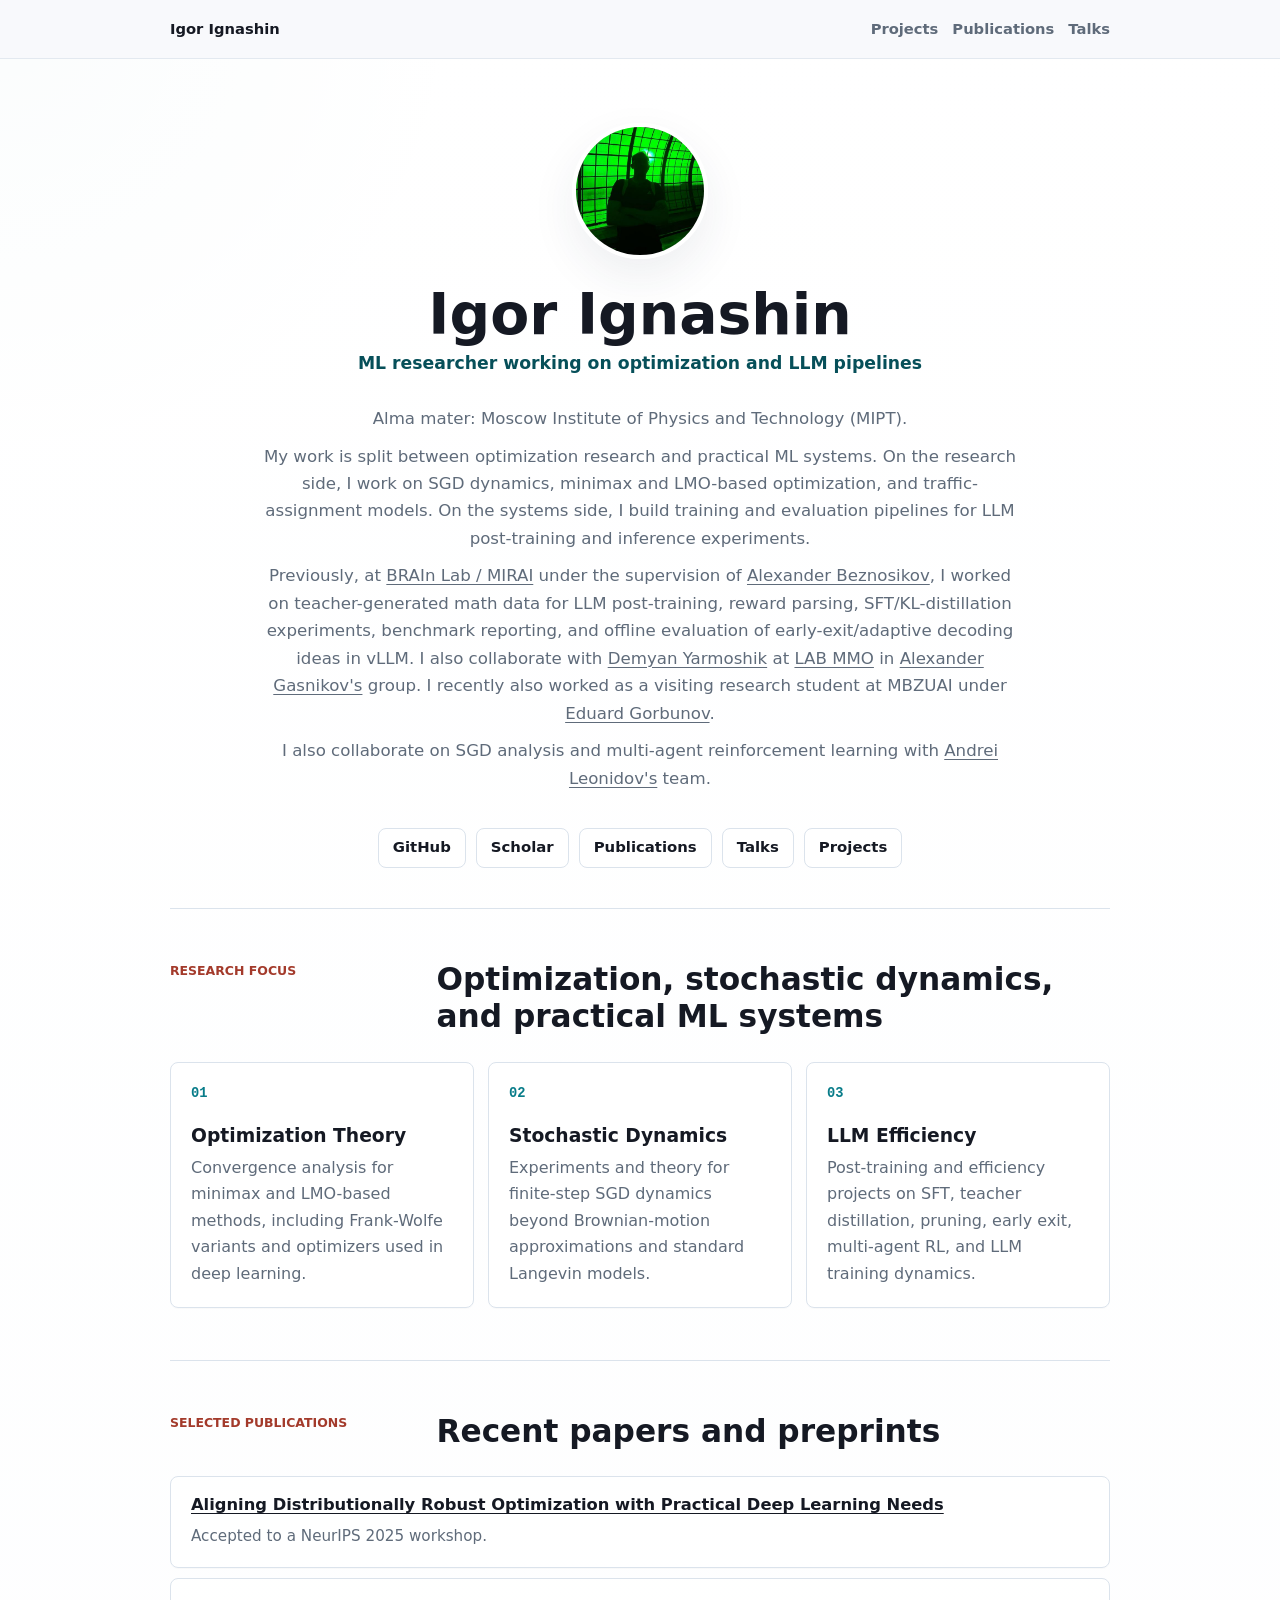
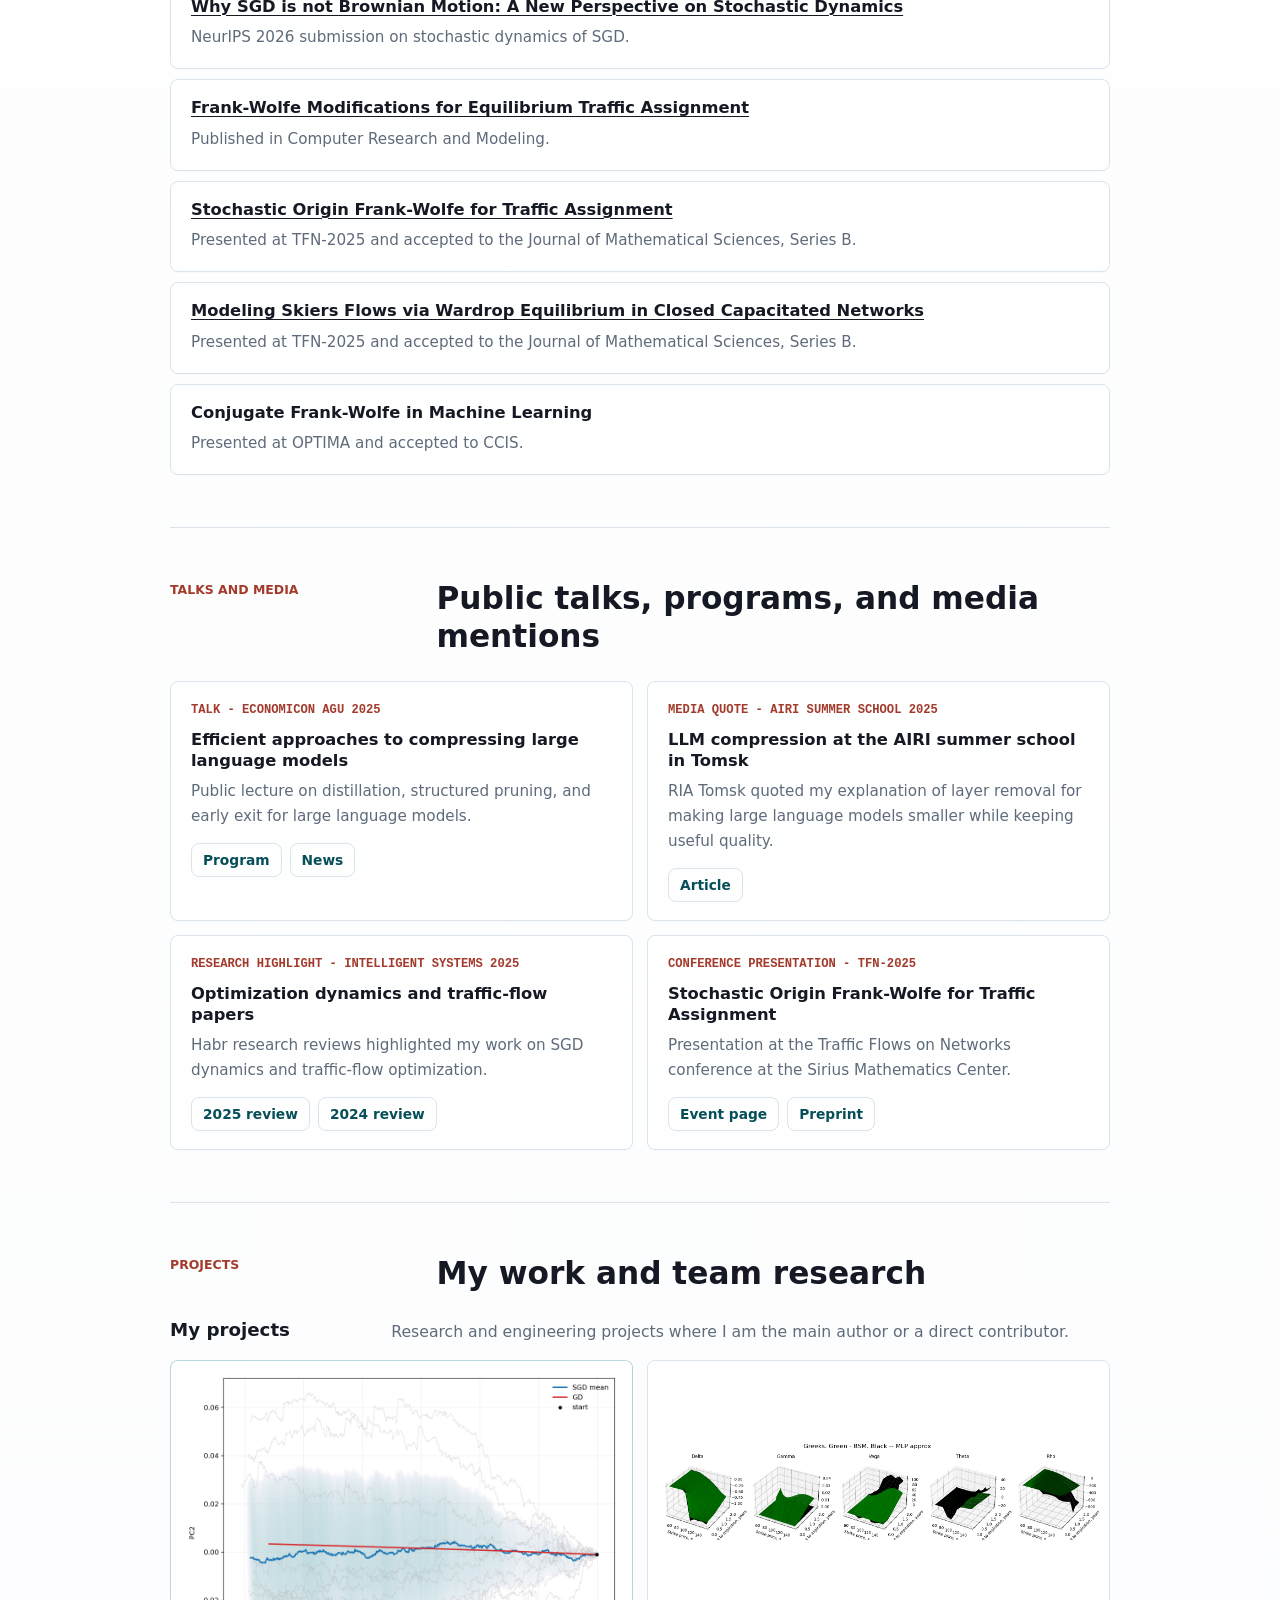
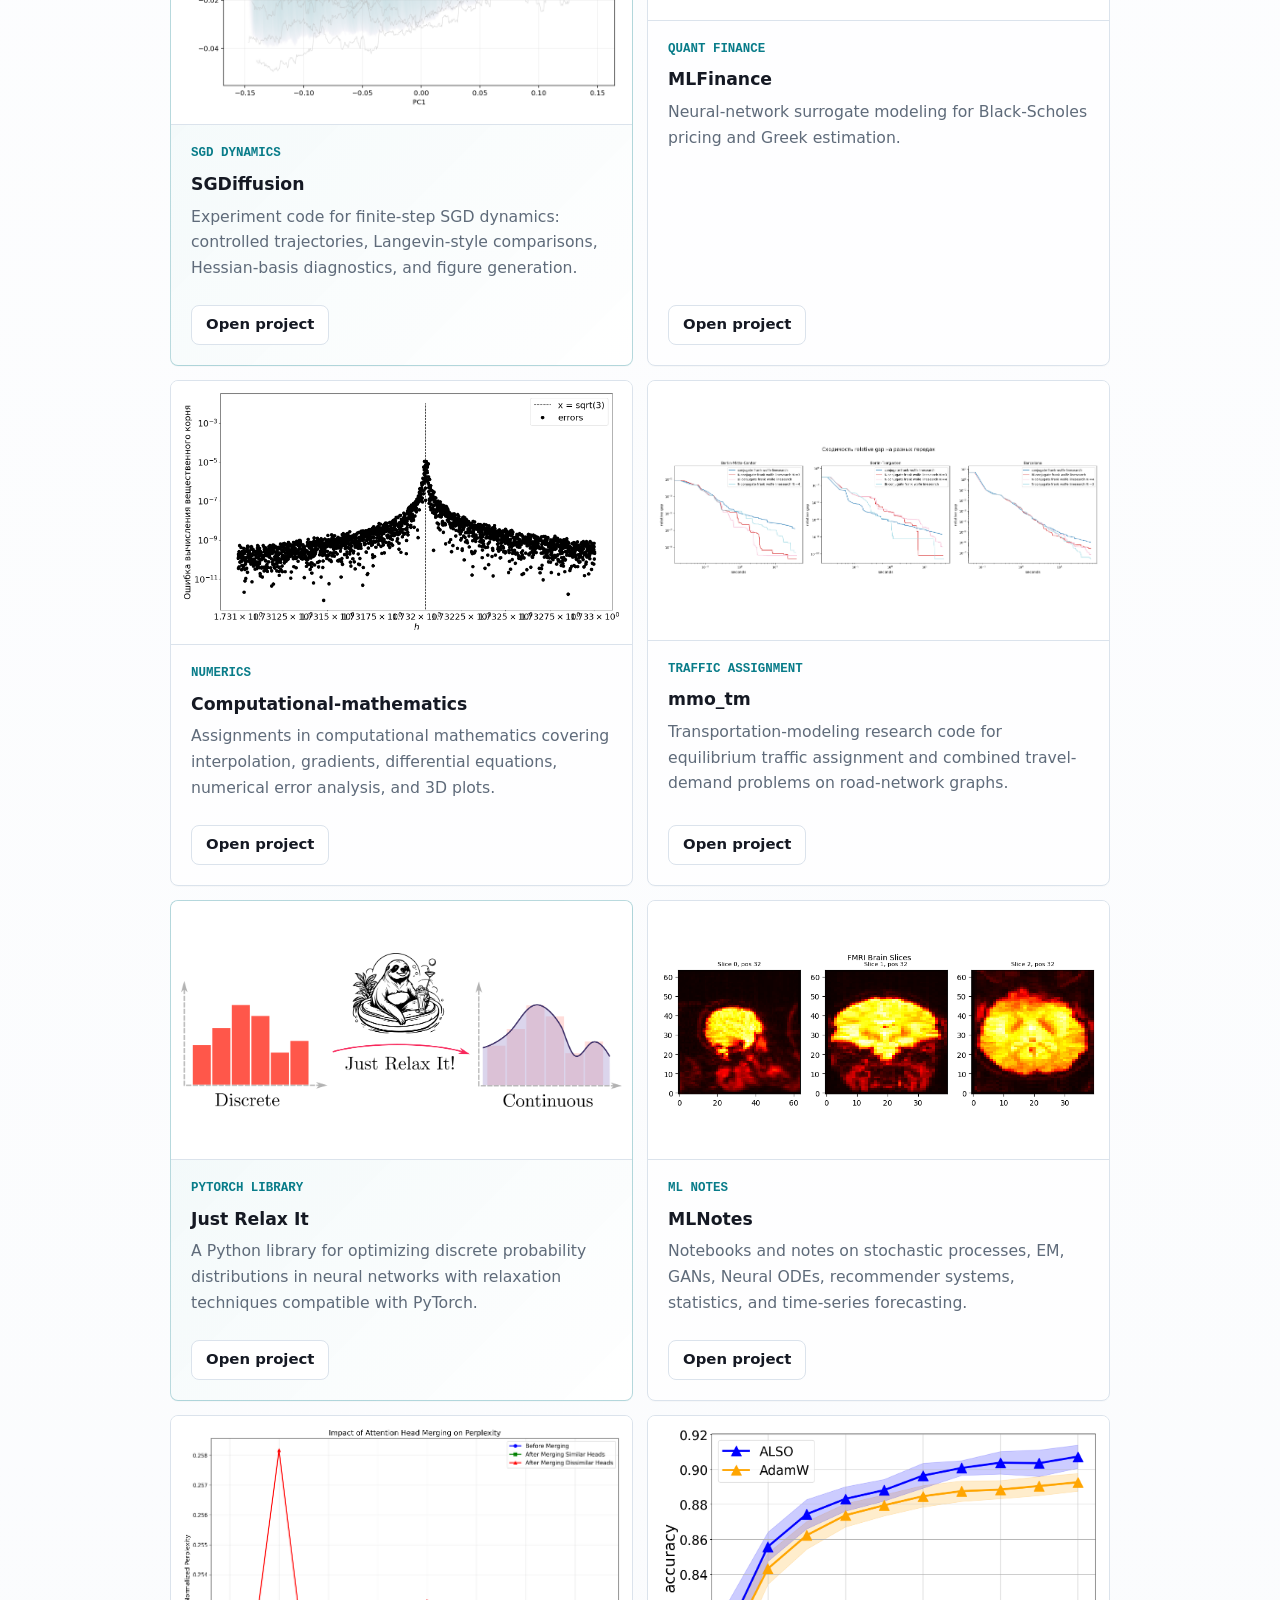
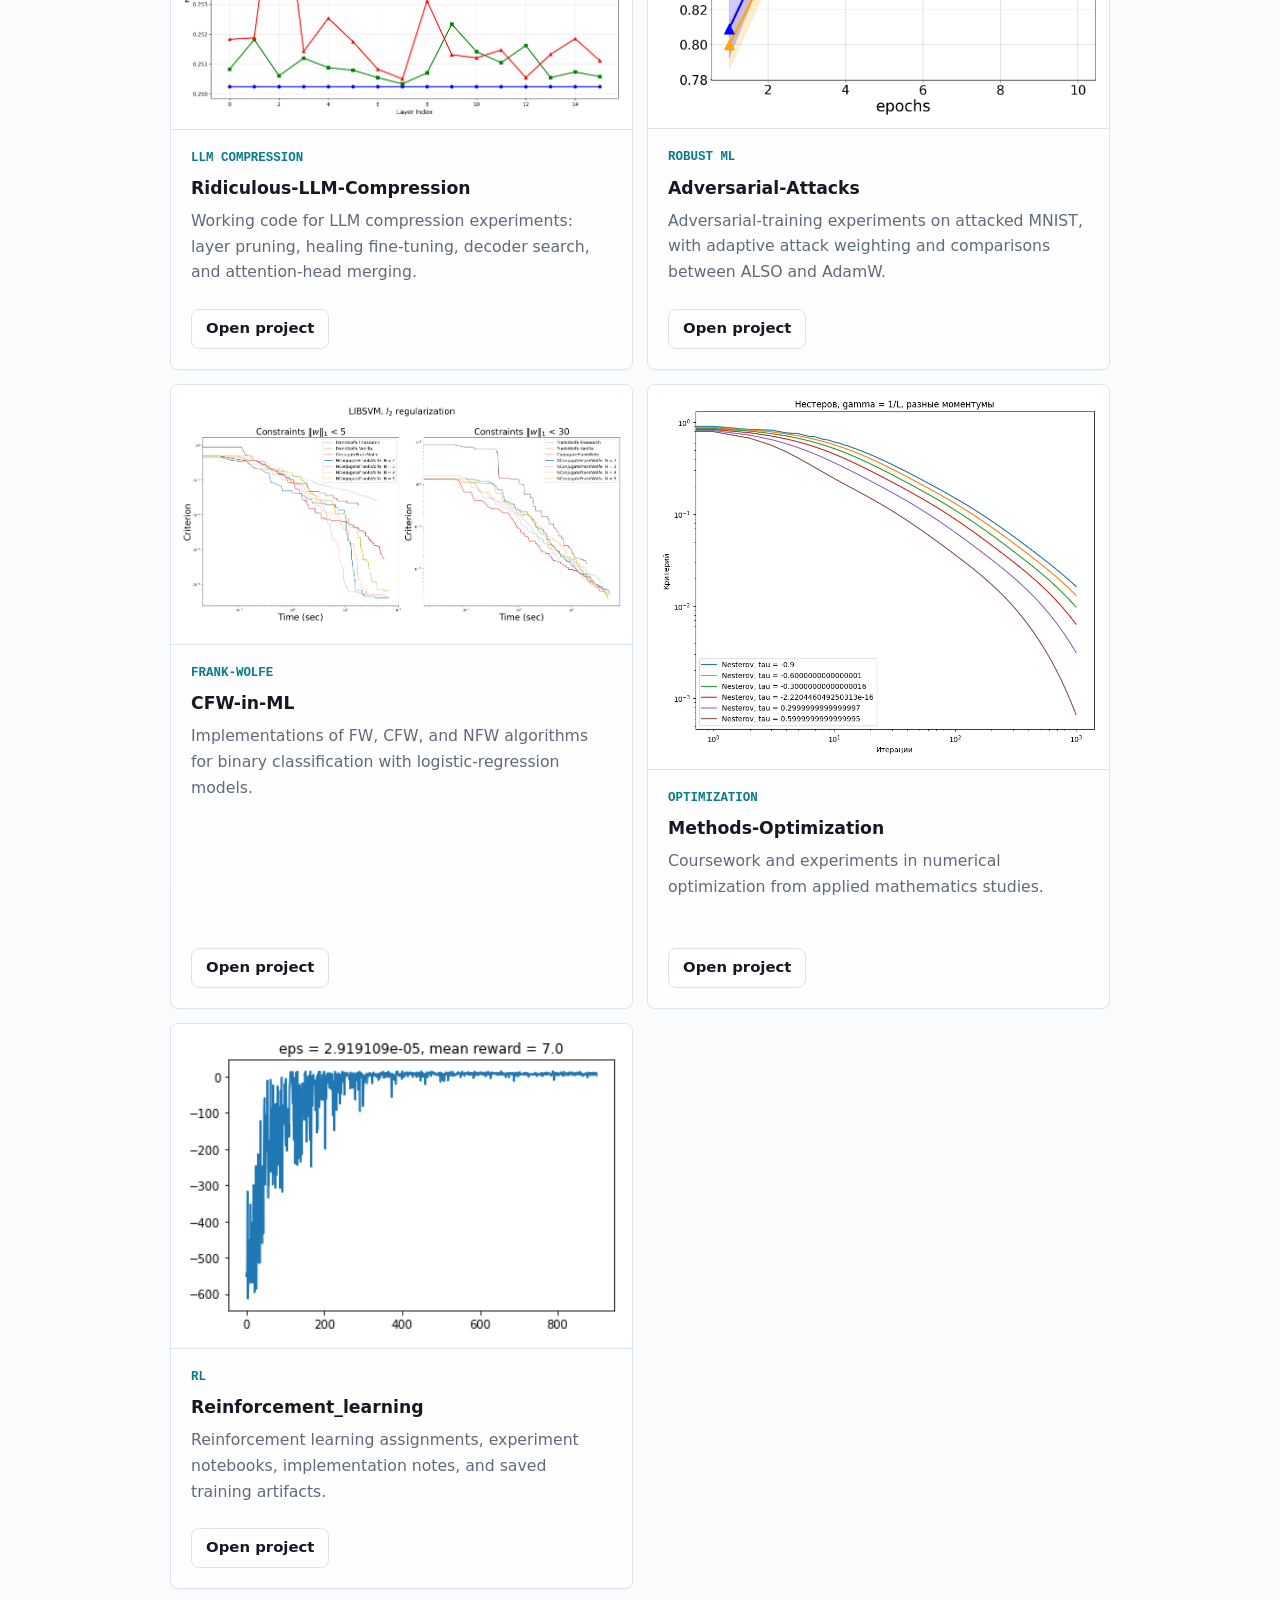
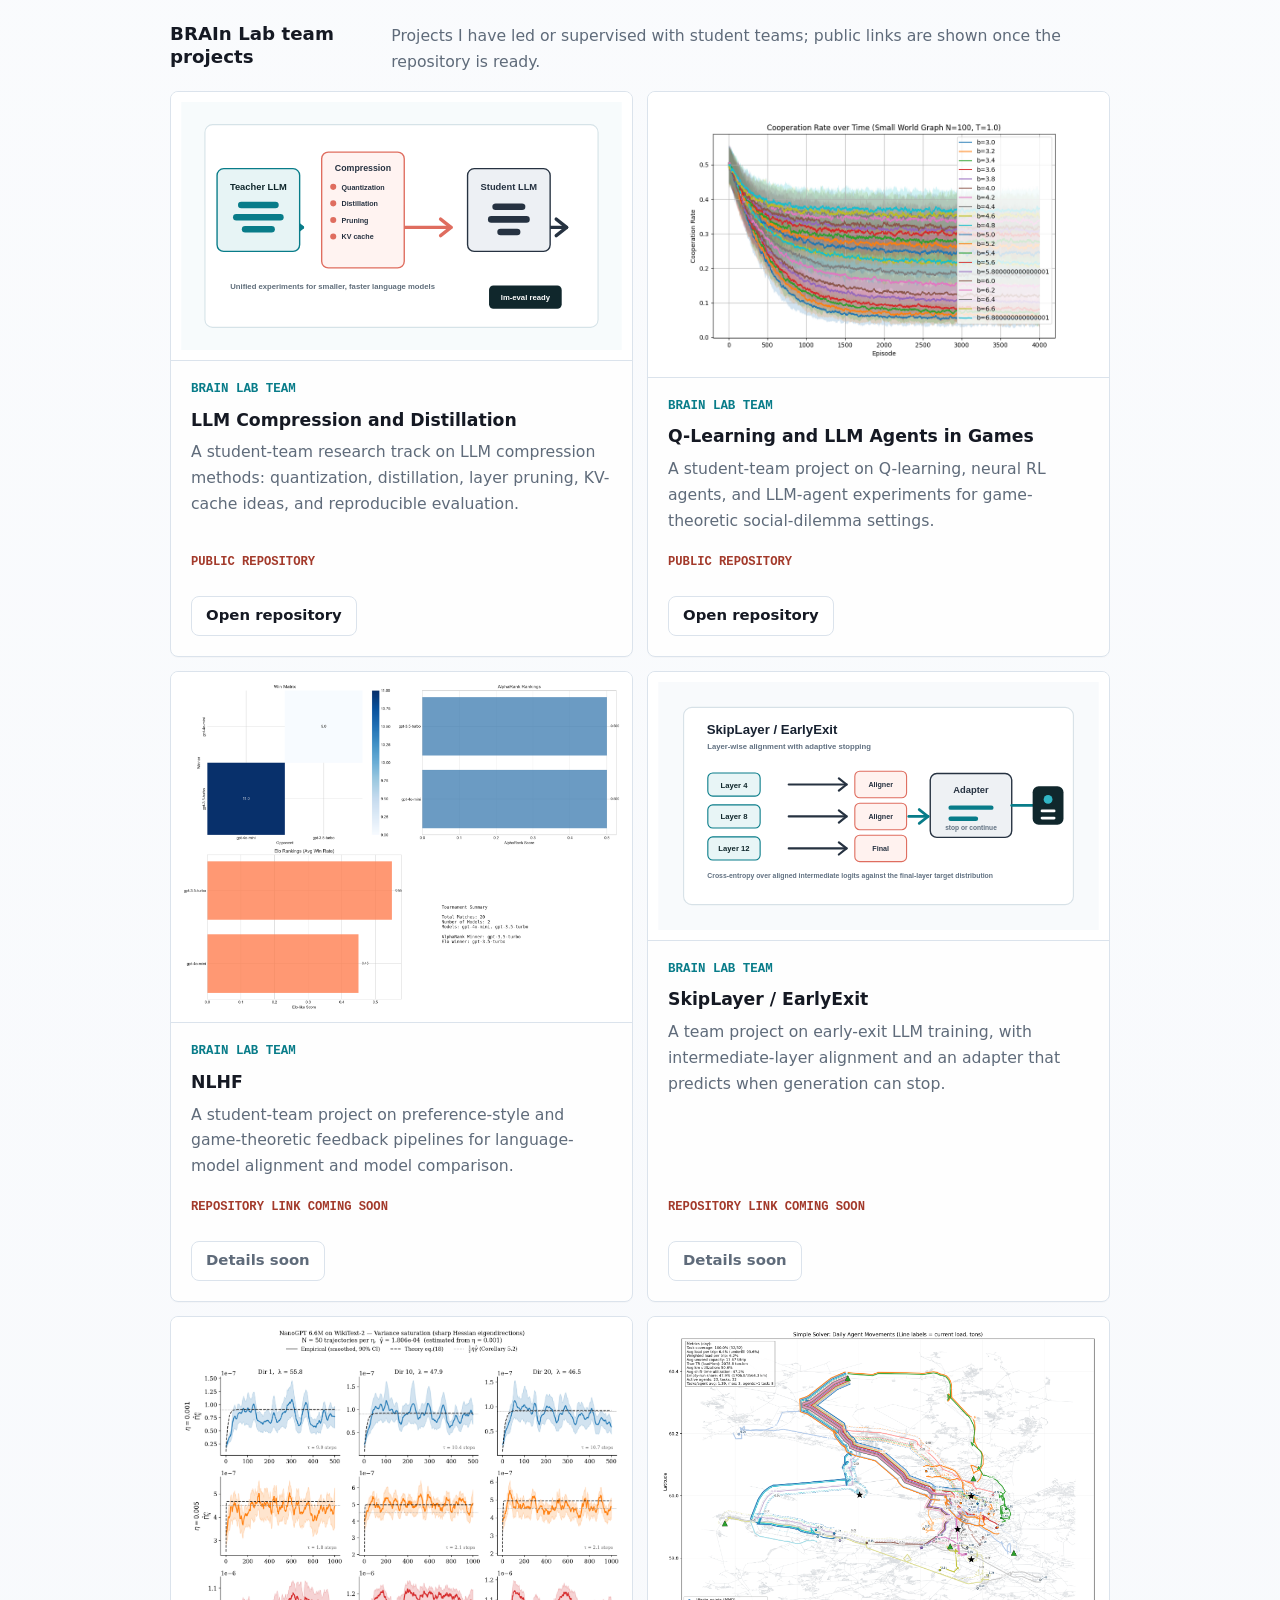
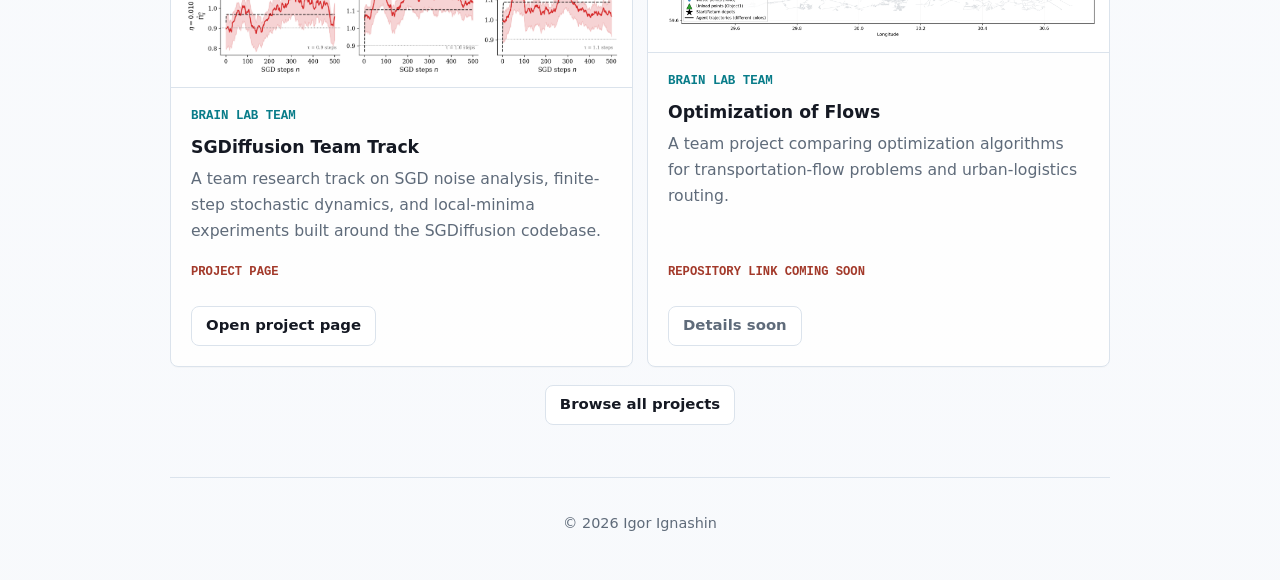
<file: index.html>
<!doctype html>
<html lang="en">
  <head>
    <meta charset="utf-8">
    <meta name="viewport" content="width=device-width, initial-scale=1">
    <title>Igor Ignashin</title>
    <meta
      name="description"
      content="Personal page of Igor Ignashin: LLM post-training, SFT, inference acceleration, machine learning optimization, stochastic dynamics, and applied optimization projects."
    >
    <meta property="og:title" content="Igor Ignashin">
    <meta
      property="og:description"
      content="ML and optimization researcher working on LLM post-training, SFT, inference acceleration, and stochastic optimization."
    >
    <meta property="og:type" content="website">
    <meta property="og:image" content="https://thunderstormxx.github.io/PersonalPage/figures/profile.png">
    <link rel="icon" href="figures/site-icon-32.png?v=avatar-icon-1" sizes="32x32" type="image/png">
    <link rel="icon" href="figures/site-icon-16.png?v=avatar-icon-1" sizes="16x16" type="image/png">
    <link rel="apple-touch-icon" href="figures/site-icon-180.png?v=avatar-icon-1">
    <link rel="preconnect" href="https://github.com">
    <link rel="stylesheet" href="assets/styles.css?v=site-privacy-1">
  </head>
  <body>
    <header class="site-header">
      <nav class="top-nav" aria-label="Site navigation">
        <a class="site-brand" href="index.html">Igor Ignashin</a>
        <div class="top-nav__links">
          <a href="projects.html">Projects</a>
          <a href="index.html#publications">Publications</a>
          <a href="index.html#talks">Talks</a>
        </div>
      </nav>
    </header>

    <main class="page-shell">
      <section class="profile" aria-labelledby="page-title">
        <img
          class="profile__avatar"
          src="figures/profile.png"
          alt="Igor Ignashin profile image"
          width="136"
          height="136"
        >
        <h1 id="page-title">Igor Ignashin</h1>
        <p class="profile__role">ML researcher working on optimization and LLM pipelines</p>

        <div class="profile__summary">
          <p>
            Alma mater: Moscow Institute of Physics and Technology (MIPT).
          </p>
          <p>
            My work is split between optimization research and practical ML
            systems. On the research side, I work on SGD dynamics, minimax and
            LMO-based optimization, and traffic-assignment models. On the
            systems side, I build training and evaluation pipelines for LLM
            post-training and inference experiments.
          </p>
          <p>
            Previously, at
            <a href="https://miriai.org/" target="_blank" rel="noreferrer">BRAIn Lab / MIRAI</a>
            under the supervision of
            <a href="https://www.hse.ru/org/persons/444324804/" target="_blank" rel="noreferrer">Alexander Beznosikov</a>,
            I worked on teacher-generated math data for LLM post-training,
            reward parsing, SFT/KL-distillation experiments, benchmark
            reporting, and offline evaluation of early-exit/adaptive decoding ideas
            in vLLM. I also collaborate with
            <a href="https://www.hse.ru/org/persons/803294898/" target="_blank" rel="noreferrer">Demyan Yarmoshik</a>
            at
            <a href="https://labmmo.ru/" target="_blank" rel="noreferrer">LAB MMO</a>
            in
            <a href="https://ru.wikipedia.org/wiki/%D0%93%D0%B0%D1%81%D0%BD%D0%B8%D0%BA%D0%BE%D0%B2,_%D0%90%D0%BB%D0%B5%D0%BA%D1%81%D0%B0%D0%BD%D0%B4%D1%80_%D0%92%D0%BB%D0%B0%D0%B4%D0%B8%D0%BC%D0%B8%D1%80%D0%BE%D0%B2%D0%B8%D1%87" target="_blank" rel="noreferrer">Alexander Gasnikov's</a>
            group. I recently also worked as a visiting research student at
            MBZUAI under
            <a href="https://scholar.google.com/citations?user=QPVriwoAAAAJ&amp;hl=ru&amp;oi=ao" target="_blank" rel="noreferrer">Eduard Gorbunov</a>.
          </p>
          <p>
            I also collaborate on SGD analysis and multi-agent reinforcement
            learning with
            <a href="https://scholar.google.com/citations?user=RNnvD3wAAAAJ&amp;hl=en" target="_blank" rel="noreferrer">Andrei Leonidov's</a>
            team.
          </p>
        </div>

        <nav class="link-bar" aria-label="Primary links">
          <a href="https://github.com/ThunderstormXX" target="_blank" rel="noreferrer">GitHub</a>
          <a href="https://scholar.google.com/citations?hl=ru&amp;pli=1&amp;user=YXllYbsAAAAJ" target="_blank" rel="noreferrer">Scholar</a>
          <a href="#publications">Publications</a>
          <a href="#talks">Talks</a>
          <a href="projects.html">Projects</a>
        </nav>
      </section>

      <section class="section" id="focus" aria-labelledby="focus-title">
        <div class="section__header">
          <p class="section__eyebrow">Research Focus</p>
          <h2 id="focus-title">Optimization, stochastic dynamics, and practical ML systems</h2>
        </div>
        <div class="focus-grid" aria-label="Research focus areas">
          <article>
            <span>01</span>
            <h3>Optimization Theory</h3>
            <p>
              Convergence analysis for minimax and LMO-based methods, including
              Frank-Wolfe variants and optimizers used in deep learning.
            </p>
          </article>
          <article>
            <span>02</span>
            <h3>Stochastic Dynamics</h3>
            <p>
              Experiments and theory for finite-step SGD dynamics beyond
              Brownian-motion approximations and standard Langevin models.
            </p>
          </article>
          <article>
            <span>03</span>
            <h3>LLM Efficiency</h3>
            <p>
              Post-training and efficiency projects on SFT, teacher
              distillation, pruning, early exit, multi-agent RL, and LLM
              training dynamics.
            </p>
          </article>
        </div>
      </section>

      <section class="section" id="publications" aria-labelledby="publications-title">
        <div class="section__header">
          <p class="section__eyebrow">Selected Publications</p>
          <h2 id="publications-title">Recent papers and preprints</h2>
        </div>
        <div class="publication-list">
          <article class="publication">
            <h3>
              <a href="https://arxiv.org/pdf/2508.16734" target="_blank" rel="noreferrer">
                Aligning Distributionally Robust Optimization with Practical Deep Learning Needs
              </a>
            </h3>
            <p>Accepted to a NeurIPS 2025 workshop.</p>
          </article>
          <article class="publication">
            <h3>
              <a href="https://openreview.net/forum?id=qqzq4YOnAo" target="_blank" rel="noreferrer">
                Why SGD is not Brownian Motion: A New Perspective on Stochastic Dynamics
              </a>
            </h3>
            <p>NeurIPS 2026 submission on stochastic dynamics of SGD.</p>
          </article>
          <article class="publication">
            <h3>
              <a href="https://crm.ics.org.ru/uploads/crmissues/crm_2024_1/14_ignashin.pdf" target="_blank" rel="noreferrer">
                Frank-Wolfe Modifications for Equilibrium Traffic Assignment
              </a>
            </h3>
            <p>Published in Computer Research and Modeling.</p>
          </article>
          <article class="publication">
            <h3>
              <a href="https://arxiv.org/pdf/2509.23840" target="_blank" rel="noreferrer">
                Stochastic Origin Frank-Wolfe for Traffic Assignment
              </a>
            </h3>
            <p>Presented at TFN-2025 and accepted to the Journal of Mathematical Sciences, Series B.</p>
          </article>
          <article class="publication">
            <h3>
              <a href="https://arxiv.org/abs/2509.13392" target="_blank" rel="noreferrer">
                Modeling Skiers Flows via Wardrop Equilibrium in Closed Capacitated Networks
              </a>
            </h3>
            <p>Presented at TFN-2025 and accepted to the Journal of Mathematical Sciences, Series B.</p>
          </article>
          <article class="publication">
            <h3>Conjugate Frank-Wolfe in Machine Learning</h3>
            <p>Presented at OPTIMA and accepted to CCIS.</p>
          </article>
        </div>
      </section>

      <section class="section" id="talks" aria-labelledby="talks-title">
        <div class="section__header">
          <p class="section__eyebrow">Talks and Media</p>
          <h2 id="talks-title">Public talks, programs, and media mentions</h2>
        </div>
        <div class="talk-list">
          <article class="talk">
            <div class="talk__meta">Talk - Economicon AGU 2025</div>
            <h3>Efficient approaches to compressing large language models</h3>
            <p>
              Public lecture on distillation, structured pruning, and early exit
              for large language models.
            </p>
            <div class="talk__links">
              <a href="https://cmcagu.ru/?page_id=4961" target="_blank" rel="noreferrer">Program</a>
              <a href="https://www.adygnet.ru/media/news/7495/" target="_blank" rel="noreferrer">News</a>
            </div>
          </article>
          <article class="talk">
            <div class="talk__meta">Media quote - AIRI Summer School 2025</div>
            <h3>LLM compression at the AIRI summer school in Tomsk</h3>
            <p>
              RIA Tomsk quoted my explanation of layer removal for making large
              language models smaller while keeping useful quality.
            </p>
            <div class="talk__links">
              <a href="https://www.riatomsk.ru/article/20250712/tgu-letnyaya-shkola-airi" target="_blank" rel="noreferrer">Article</a>
            </div>
          </article>
          <article class="talk">
            <div class="talk__meta">Research highlight - Intelligent Systems 2025</div>
            <h3>Optimization dynamics and traffic-flow papers</h3>
            <p>
              Habr research reviews highlighted my work on SGD dynamics and
              traffic-flow optimization.
            </p>
            <div class="talk__links">
              <a href="https://habr.com/en/articles/983138/" target="_blank" rel="noreferrer">2025 review</a>
              <a href="https://habr.com/en/articles/871802/" target="_blank" rel="noreferrer">2024 review</a>
            </div>
          </article>
          <article class="talk">
            <div class="talk__meta">Conference presentation - TFN-2025</div>
            <h3>Stochastic Origin Frank-Wolfe for Traffic Assignment</h3>
            <p>
              Presentation at the Traffic Flows on Networks conference at the
              Sirius Mathematics Center.
            </p>
            <div class="talk__links">
              <a href="https://siriusmathcenter.ru/056w" target="_blank" rel="noreferrer">Event page</a>
              <a href="https://arxiv.org/pdf/2509.23840" target="_blank" rel="noreferrer">Preprint</a>
            </div>
          </article>
        </div>
      </section>

      <section class="section" id="projects" aria-labelledby="projects-title">
        <div class="section__header">
          <p class="section__eyebrow">Projects</p>
          <h2 id="projects-title">My work and team research</h2>
        </div>
        <div class="project-subsection">
          <div class="project-subsection__header">
            <h3>My projects</h3>
            <p>Research and engineering projects where I am the main author or a direct contributor.</p>
          </div>
          <div class="project-grid" data-project-grid="personal"></div>
        </div>
        <div class="project-subsection">
          <div class="project-subsection__header">
            <h3>BRAIn Lab team projects</h3>
            <p>Projects I have led or supervised with student teams; public links are shown once the repository is ready.</p>
          </div>
          <div class="project-grid" data-project-grid="team"></div>
        </div>
        <div class="section-actions">
          <a class="button-link" href="projects.html">Browse all projects</a>
        </div>
      </section>
    </main>

    <footer class="site-footer">
      <p>&copy; 2026 Igor Ignashin</p>
    </footer>
    <script src="assets/project-data.js?v=project-copy-2"></script>
    <script src="assets/project-page.js?v=project-copy-2"></script>
  </body>
</html>
</file>
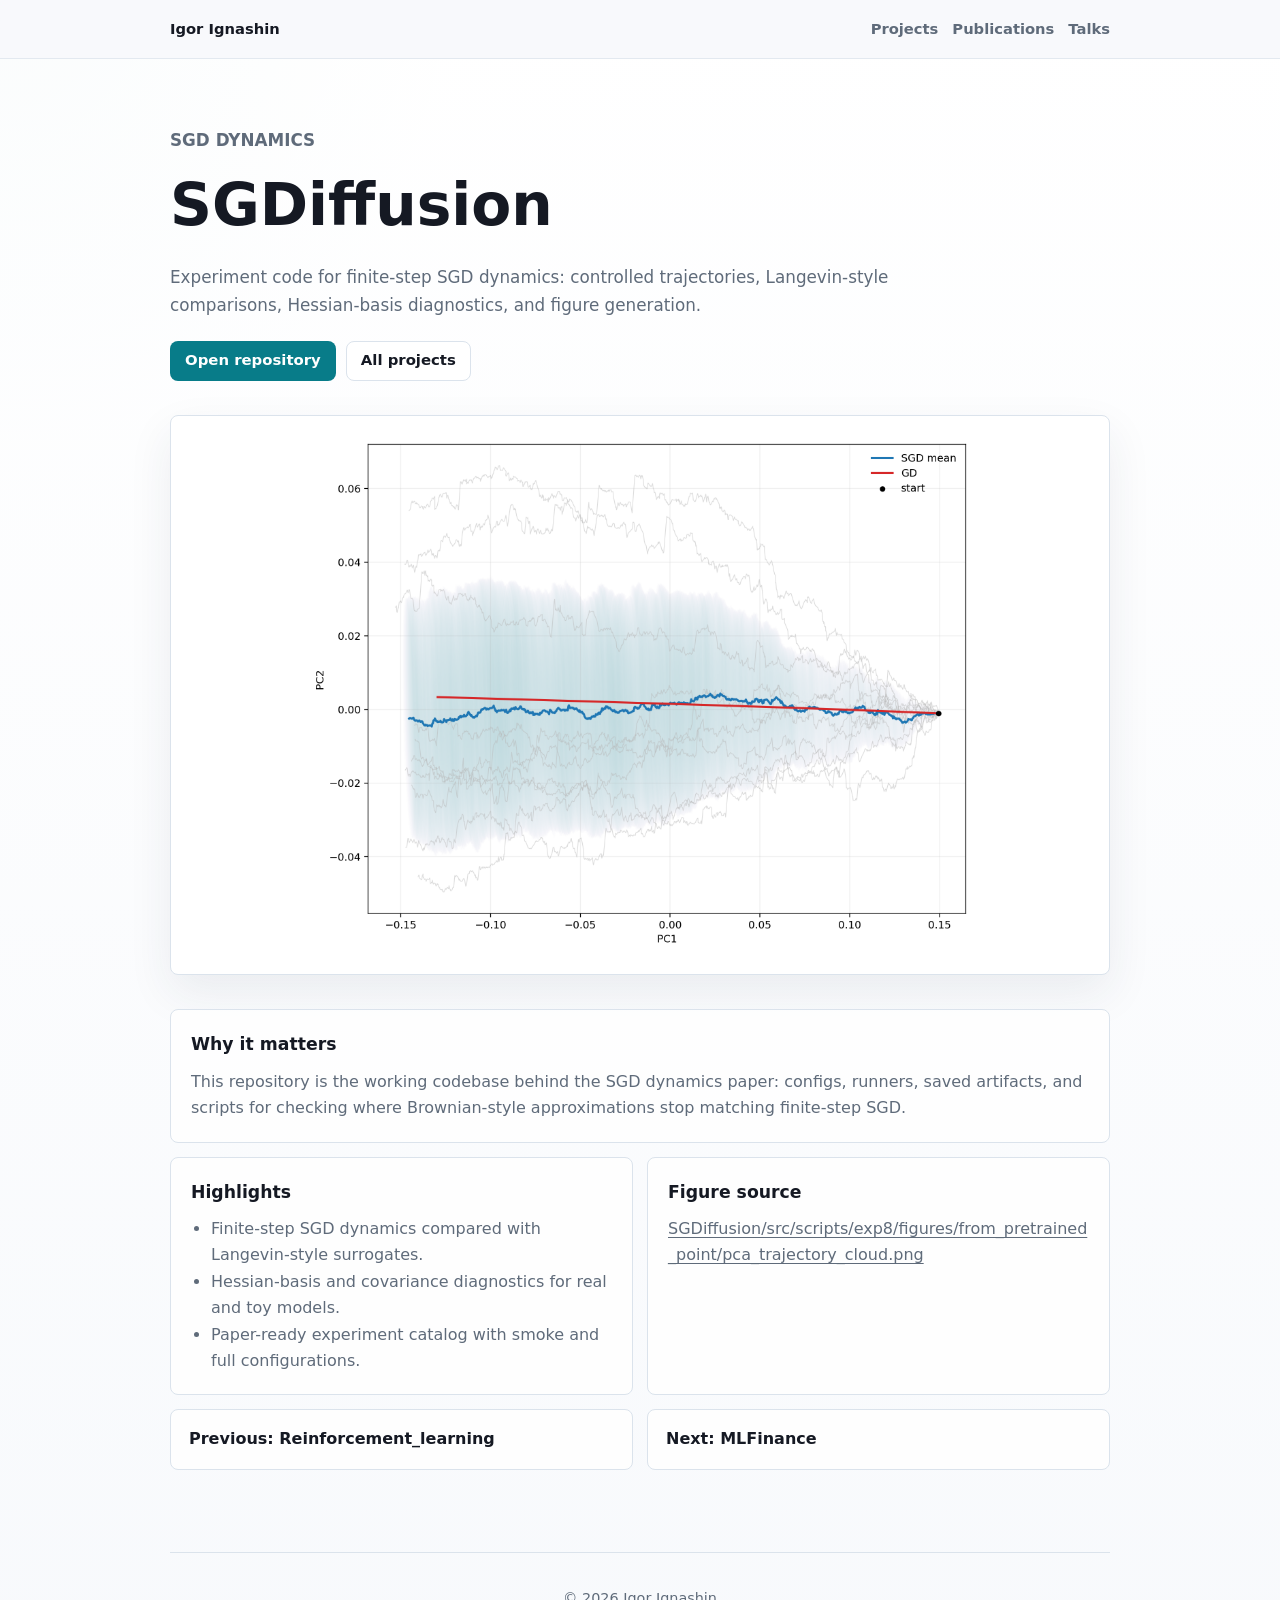
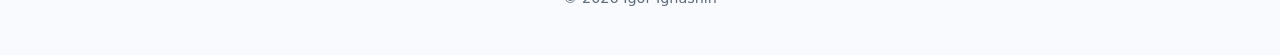
<file: project.html>
<!doctype html>
<html lang="en">
  <head>
    <meta charset="utf-8">
    <meta name="viewport" content="width=device-width, initial-scale=1">
    <title>Project | Igor Ignashin</title>
    <meta
      name="description"
      content="Project page for Igor Ignashin's research and engineering work."
    >
    <meta property="og:title" content="Project | Igor Ignashin">
    <meta property="og:description" content="Project summary, local figure, and GitHub repository link.">
    <meta property="og:type" content="website">
    <meta property="og:image" content="https://thunderstormxx.github.io/PersonalPage/figures/sgdiffusion-pca-trajectory-cloud.png">
    <link rel="icon" href="figures/site-icon-32.png?v=avatar-icon-1" sizes="32x32" type="image/png">
    <link rel="icon" href="figures/site-icon-16.png?v=avatar-icon-1" sizes="16x16" type="image/png">
    <link rel="apple-touch-icon" href="figures/site-icon-180.png?v=avatar-icon-1">
    <link rel="stylesheet" href="assets/styles.css?v=site-privacy-1">
  </head>
  <body>
    <header class="site-header">
      <nav class="top-nav" aria-label="Site navigation">
        <a class="site-brand" href="index.html">Igor Ignashin</a>
        <div class="top-nav__links">
          <a href="projects.html">Projects</a>
          <a href="index.html#publications">Publications</a>
          <a href="index.html#talks">Talks</a>
        </div>
      </nav>
    </header>

    <main class="page-shell subpage" data-project-detail>
      <section class="page-hero">
        <p class="section__eyebrow">Project</p>
        <h1>Loading project</h1>
      </section>
    </main>

    <footer class="site-footer">
      <p>&copy; 2026 Igor Ignashin</p>
    </footer>
    <script src="assets/project-data.js?v=project-copy-2"></script>
    <script src="assets/project-page.js?v=project-copy-2"></script>
  </body>
</html>
</file>
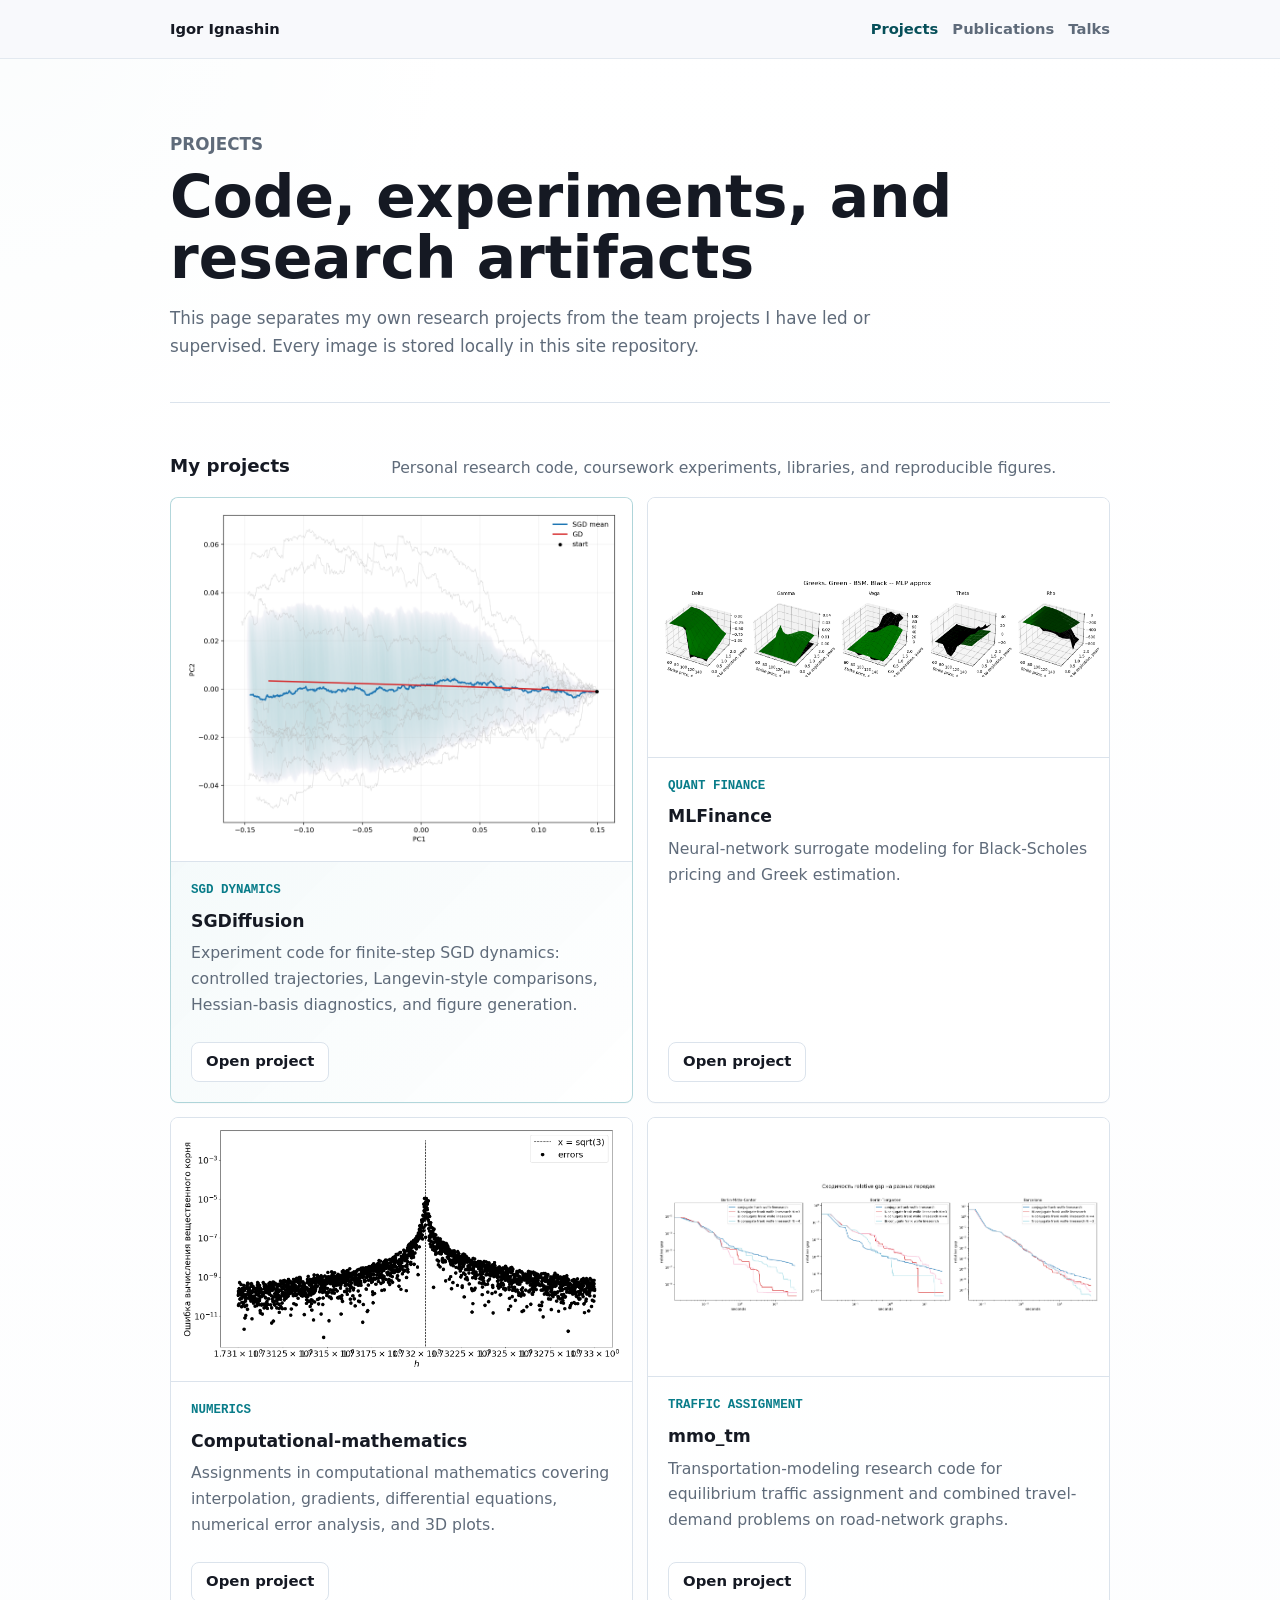
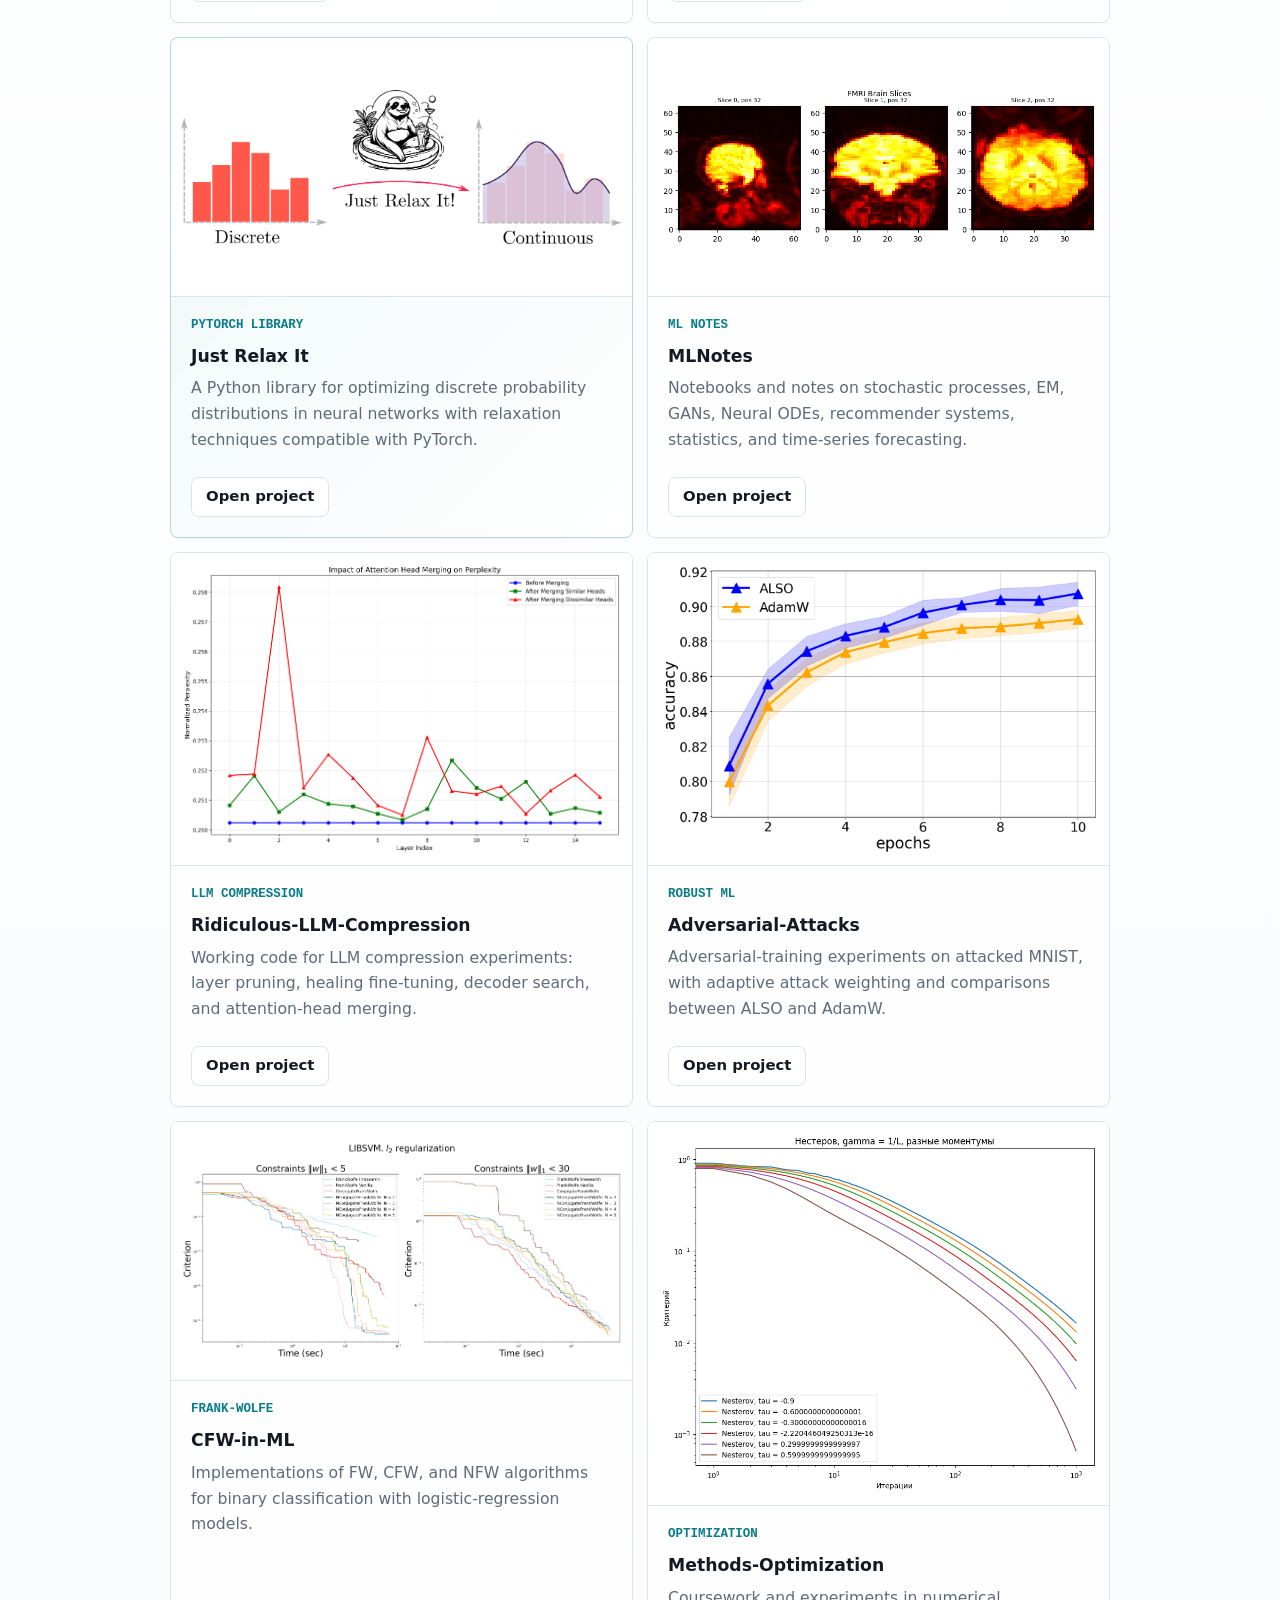
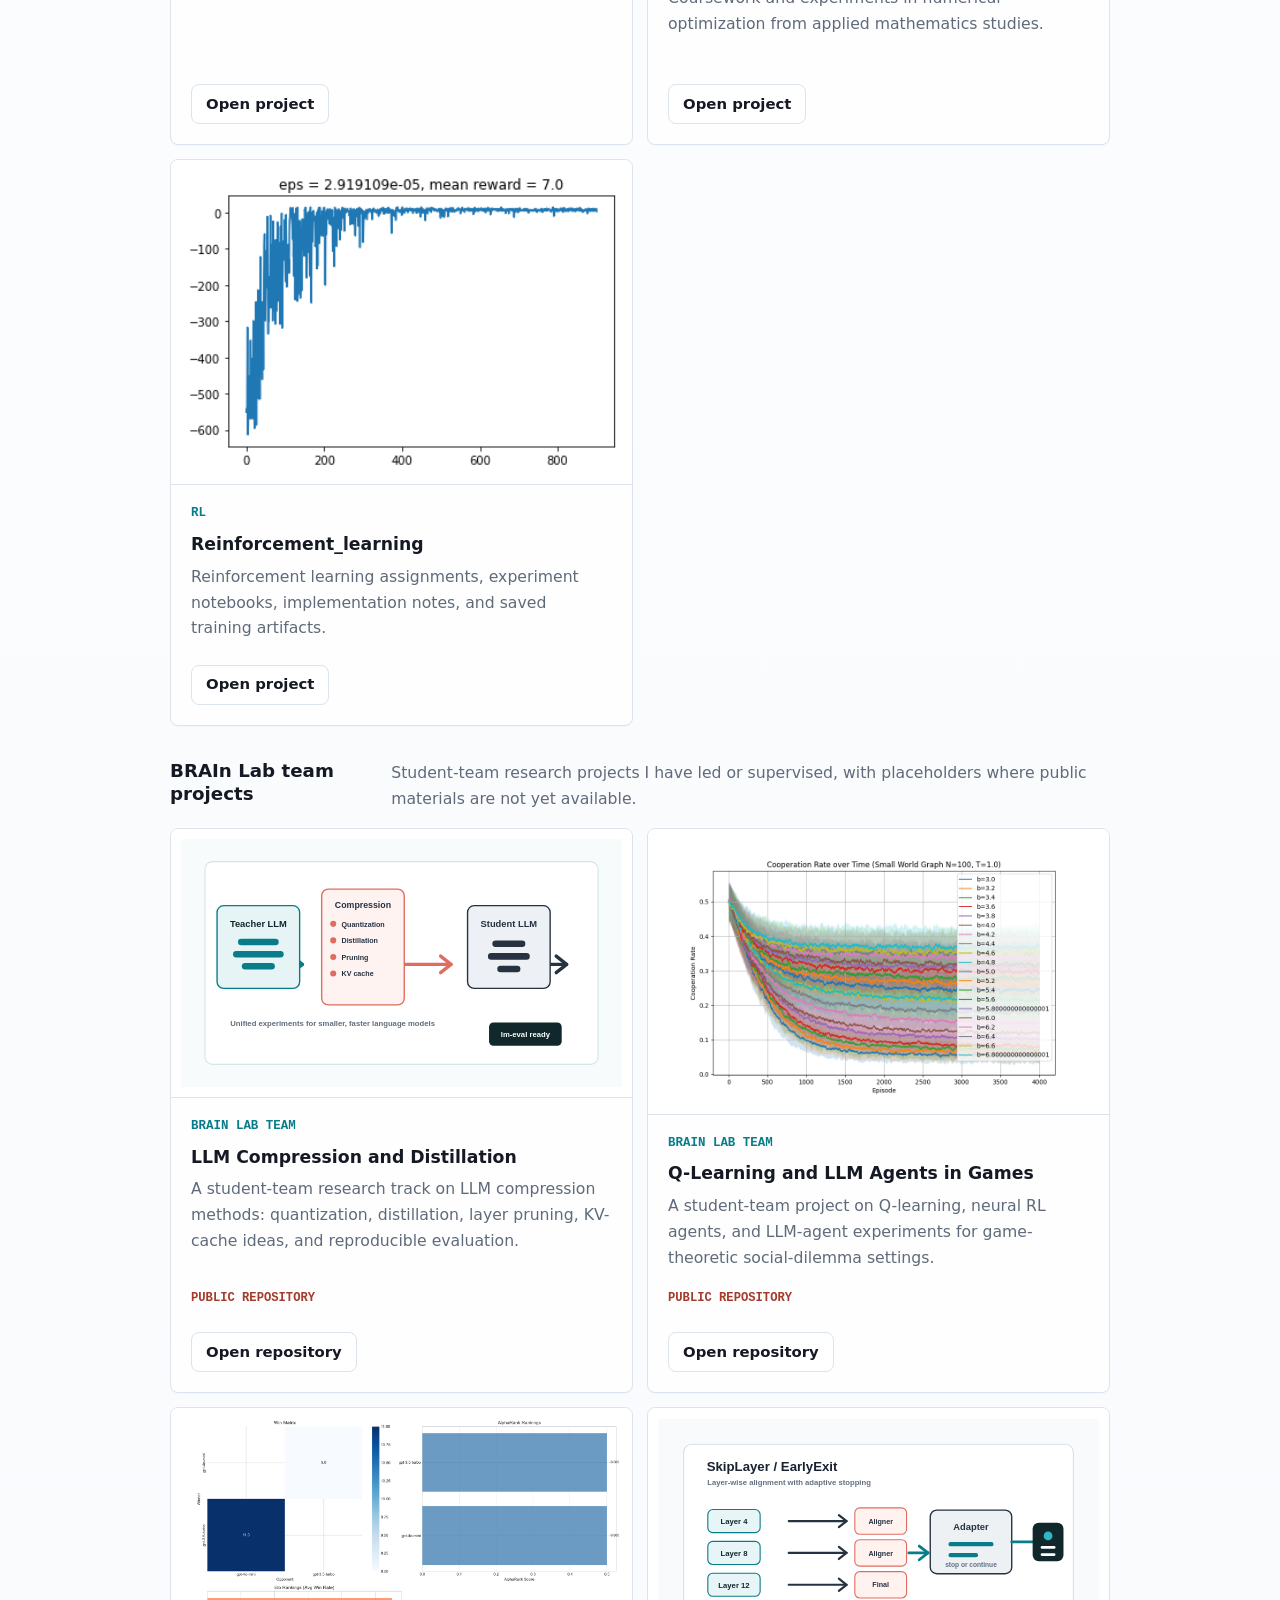
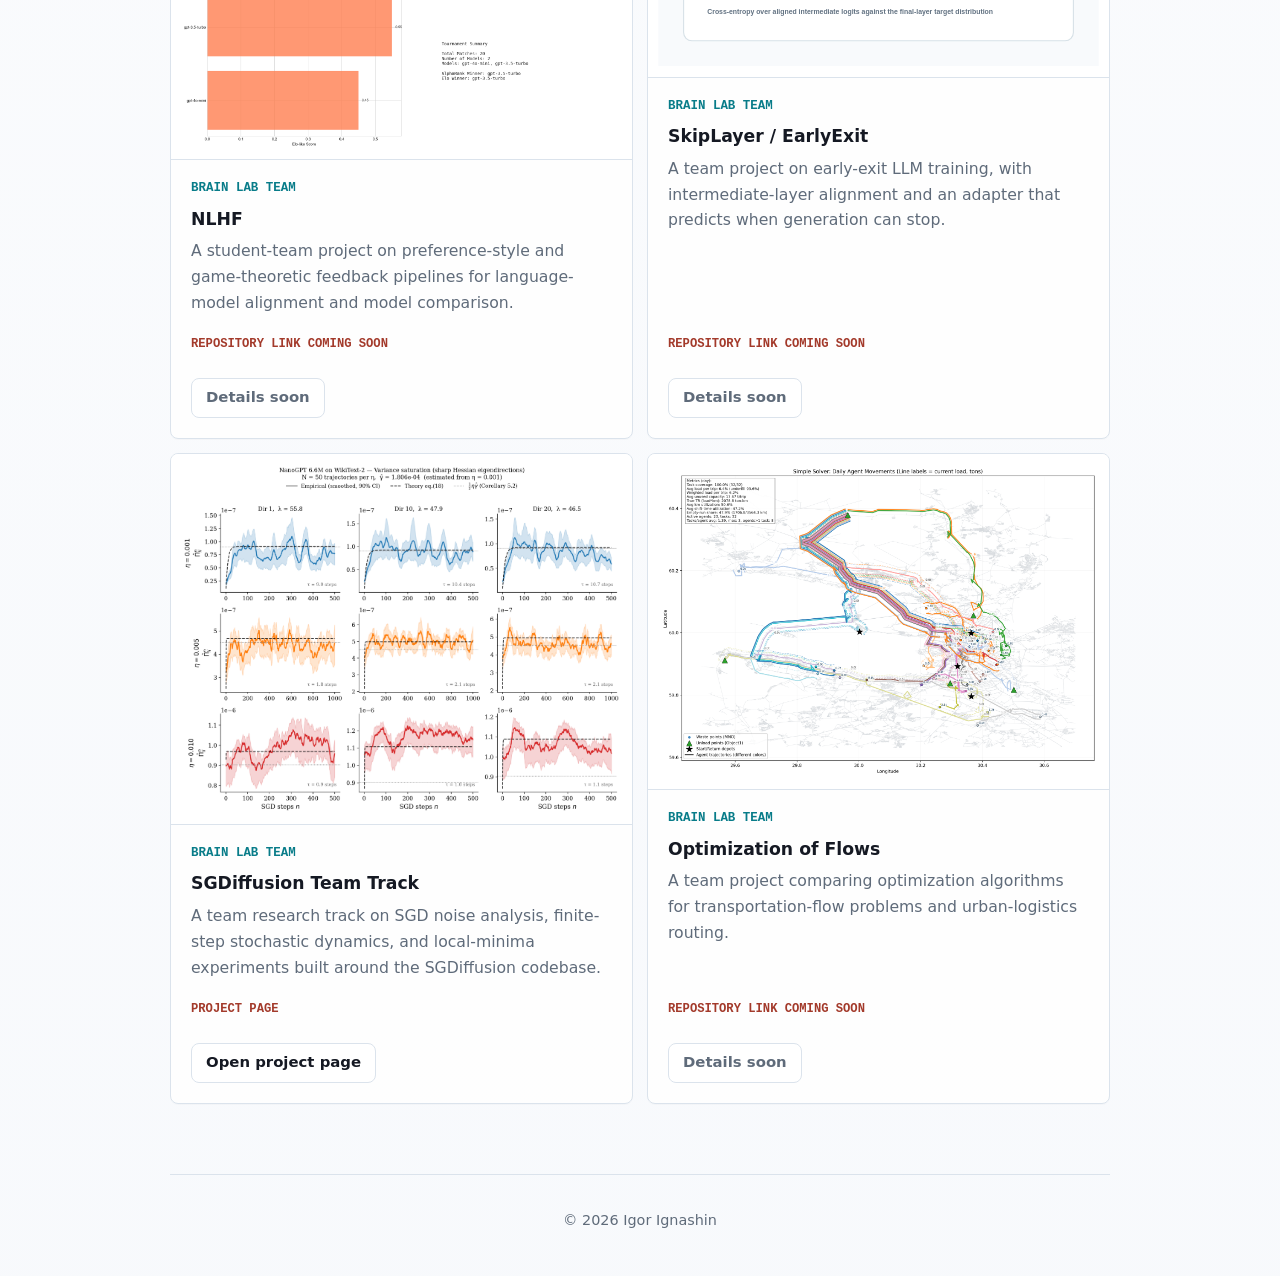
<file: projects.html>
<!doctype html>
<html lang="en">
  <head>
    <meta charset="utf-8">
    <meta name="viewport" content="width=device-width, initial-scale=1">
    <title>Projects | Igor Ignashin</title>
    <meta
      name="description"
      content="Selected projects by Igor Ignashin: SGD dynamics, LLM compression, adversarial training, relaxation methods, optimization, reinforcement learning, and ML finance."
    >
    <meta property="og:title" content="Projects | Igor Ignashin">
    <meta property="og:description" content="Code, experiments, figures, and research artifacts.">
    <meta property="og:type" content="website">
    <meta property="og:image" content="https://thunderstormxx.github.io/PersonalPage/figures/sgdiffusion-pca-trajectory-cloud.png">
    <link rel="icon" href="figures/site-icon-32.png?v=avatar-icon-1" sizes="32x32" type="image/png">
    <link rel="icon" href="figures/site-icon-16.png?v=avatar-icon-1" sizes="16x16" type="image/png">
    <link rel="apple-touch-icon" href="figures/site-icon-180.png?v=avatar-icon-1">
    <link rel="stylesheet" href="assets/styles.css?v=site-privacy-1">
  </head>
  <body>
    <header class="site-header">
      <nav class="top-nav" aria-label="Site navigation">
        <a class="site-brand" href="index.html">Igor Ignashin</a>
        <div class="top-nav__links">
          <a href="projects.html" aria-current="page">Projects</a>
          <a href="index.html#publications">Publications</a>
          <a href="index.html#talks">Talks</a>
        </div>
      </nav>
    </header>

    <main class="page-shell subpage">
      <section class="page-hero" aria-labelledby="projects-page-title">
        <p class="section__eyebrow">Projects</p>
        <h1 id="projects-page-title">Code, experiments, and research artifacts</h1>
        <p>
          This page separates my own research projects from the team projects
          I have led or supervised. Every image is stored locally in this site
          repository.
        </p>
      </section>

      <section class="section" aria-label="Project list">
        <div class="project-subsection">
          <div class="project-subsection__header">
            <h2>My projects</h2>
            <p>Personal research code, coursework experiments, libraries, and reproducible figures.</p>
          </div>
          <div class="project-grid" data-project-grid="personal"></div>
        </div>
        <div class="project-subsection">
          <div class="project-subsection__header">
            <h2>BRAIn Lab team projects</h2>
            <p>Student-team research projects I have led or supervised, with placeholders where public materials are not yet available.</p>
          </div>
          <div class="project-grid" data-project-grid="team"></div>
        </div>
      </section>
    </main>

    <footer class="site-footer">
      <p>&copy; 2026 Igor Ignashin</p>
    </footer>
    <script src="assets/project-data.js?v=project-copy-2"></script>
    <script src="assets/project-page.js?v=project-copy-2"></script>
  </body>
</html>
</file>
<file: assets/styles.css>
:root {
  color-scheme: light;
  --bg: #f7f9fc;
  --surface: #ffffff;
  --surface-strong: #eef7f8;
  --text: #151923;
  --muted: #5f6b7a;
  --border: #dbe3ec;
  --accent: #087c89;
  --accent-strong: #064f59;
  --accent-warm: #a33a2b;
  --shadow: 0 18px 45px rgb(40 54 74 / 0.08);
  --radius: 8px;
}

* {
  box-sizing: border-box;
}

html {
  scroll-behavior: smooth;
}

body {
  min-width: 320px;
  margin: 0;
  background:
    linear-gradient(180deg, rgb(255 255 255 / 0.86), rgb(247 249 252 / 0.92)),
    radial-gradient(circle at top left, rgb(8 124 137 / 0.12), transparent 28rem);
  color: var(--text);
  font-family:
    Inter, ui-sans-serif, system-ui, -apple-system, BlinkMacSystemFont, "Segoe UI",
    sans-serif;
  line-height: 1.65;
  overflow-x: hidden;
}

a {
  color: inherit;
  text-decoration-thickness: 0.08em;
  text-underline-offset: 0.18em;
}

a:hover {
  color: var(--accent-strong);
}

.site-header {
  position: sticky;
  top: 0;
  z-index: 10;
  border-bottom: 1px solid rgb(219 227 236 / 0.72);
  background: rgb(247 249 252 / 0.86);
  backdrop-filter: blur(16px);
}

.top-nav {
  display: flex;
  width: min(100% - 32px, 940px);
  min-height: 58px;
  align-items: center;
  justify-content: space-between;
  gap: 18px;
  margin: 0 auto;
}

.site-brand,
.top-nav__links a {
  color: var(--text);
  font-size: 0.92rem;
  font-weight: 800;
  text-decoration: none;
}

.site-brand {
  white-space: nowrap;
}

.top-nav__links {
  display: flex;
  flex-wrap: wrap;
  justify-content: flex-end;
  gap: 14px;
}

.top-nav__links a {
  color: var(--muted);
}

.top-nav__links a:hover,
.top-nav__links a[aria-current="page"] {
  color: var(--accent-strong);
}

.page-shell {
  width: min(100% - 32px, 940px);
  max-width: calc(100vw - 32px);
  margin: 0 auto;
}

.profile {
  display: flex;
  min-height: 92vh;
  flex-direction: column;
  align-items: center;
  justify-content: center;
  padding: 64px 0 40px;
  text-align: center;
}

.profile__avatar {
  width: 136px;
  height: 136px;
  border: 4px solid var(--surface);
  border-radius: 50%;
  box-shadow: var(--shadow);
  object-fit: cover;
}

.profile h1 {
  margin: 26px 0 4px;
  font-size: clamp(2.45rem, 1.95rem + 2vw, 4rem);
  line-height: 1.05;
  overflow-wrap: anywhere;
}

.profile__role {
  margin: 0;
  color: var(--accent-strong);
  font-size: 1.08rem;
  font-weight: 700;
  overflow-wrap: anywhere;
}

.profile__summary {
  width: min(100%, 760px);
  margin: 28px auto 0;
  color: var(--muted);
  font-size: 1.04rem;
}

.profile__summary p {
  margin: 0 auto 10px;
}

.link-bar {
  display: flex;
  flex-wrap: wrap;
  justify-content: center;
  gap: 10px;
}

.link-bar {
  width: 100%;
  margin-top: 26px;
}

.link-bar a,
.button-link,
.project-card__action {
  display: inline-flex;
  min-height: 40px;
  align-items: center;
  justify-content: center;
  border: 1px solid var(--border);
  border-radius: var(--radius);
  background: var(--surface);
  color: var(--text);
  font-size: 0.93rem;
  font-weight: 700;
  line-height: 1.2;
  padding: 9px 14px;
  text-decoration: none;
  transition:
    border-color 160ms ease,
    color 160ms ease,
    transform 160ms ease,
    box-shadow 160ms ease;
  white-space: nowrap;
}

.link-bar a:hover,
.button-link:hover,
.project-card:not(.project-card--placeholder):hover .project-card__action {
  border-color: rgb(8 124 137 / 0.45);
  box-shadow: 0 10px 28px rgb(8 124 137 / 0.12);
  color: var(--accent-strong);
  transform: translateY(-1px);
}

.button-link--primary {
  border-color: rgb(8 124 137 / 0.48);
  background: var(--accent);
  color: #ffffff;
}

.button-link--primary:hover {
  color: #ffffff;
}

.section {
  scroll-margin-top: 78px;
  padding: 52px 0;
  border-top: 1px solid var(--border);
}

.section-actions {
  display: flex;
  justify-content: center;
  margin-top: 18px;
}

.section__header {
  display: grid;
  grid-template-columns: minmax(140px, 0.36fr) minmax(0, 1fr);
  gap: 24px;
  align-items: start;
  margin-bottom: 26px;
}

.section__eyebrow {
  margin: 0;
  color: var(--accent-warm);
  font-size: 0.78rem;
  font-weight: 800;
  text-transform: uppercase;
}

.section h2 {
  margin: 0;
  font-size: clamp(1.42rem, 1.15rem + 1vw, 2.05rem);
  line-height: 1.2;
  overflow-wrap: anywhere;
}

.focus-grid {
  display: grid;
  grid-template-columns: repeat(3, minmax(0, 1fr));
  gap: 14px;
}

.focus-grid article,
.project-card,
.publication,
.talk {
  border: 1px solid var(--border);
  border-radius: var(--radius);
  background: rgb(255 255 255 / 0.82);
  box-shadow: 0 1px 0 rgb(21 25 35 / 0.02);
}

.focus-grid article {
  min-height: 232px;
  padding: 20px;
}

.focus-grid span {
  display: block;
  margin-bottom: 18px;
  color: var(--accent);
  font-family: ui-monospace, SFMono-Regular, Menlo, Monaco, Consolas, monospace;
  font-size: 0.86rem;
  font-weight: 800;
}

.focus-grid h3,
.project-card__title,
.publication h3,
.talk h3 {
  margin: 0 0 8px;
  line-height: 1.25;
}

.focus-grid p,
.project-card__text,
.publication p,
.talk p {
  margin: 0;
  color: var(--muted);
}

.publication-list {
  display: grid;
  gap: 10px;
}

.publication {
  padding: 18px 20px;
}

.publication h3 {
  font-size: 1.02rem;
}

.publication p {
  font-size: 0.95rem;
}

.talk-list {
  display: grid;
  grid-template-columns: repeat(2, minmax(0, 1fr));
  gap: 14px;
}

.talk {
  padding: 18px 20px;
}

.talk__meta {
  margin-bottom: 10px;
  color: var(--accent-warm);
  font-family: ui-monospace, SFMono-Regular, Menlo, Monaco, Consolas, monospace;
  font-size: 0.76rem;
  font-weight: 800;
  text-transform: uppercase;
}

.talk h3 {
  font-size: 1.02rem;
}

.talk p {
  font-size: 0.95rem;
}

.talk__links {
  display: flex;
  flex-wrap: wrap;
  gap: 8px;
  margin-top: 14px;
}

.talk__links a {
  display: inline-flex;
  min-height: 34px;
  align-items: center;
  justify-content: center;
  border: 1px solid var(--border);
  border-radius: var(--radius);
  color: var(--accent-strong);
  font-size: 0.86rem;
  font-weight: 800;
  line-height: 1.2;
  padding: 7px 11px;
  text-decoration: none;
}

.talk__links a:hover {
  border-color: rgb(8 124 137 / 0.45);
  color: var(--accent-strong);
}

.project-subsection + .project-subsection {
  margin-top: 34px;
}

.project-subsection__header {
  display: grid;
  grid-template-columns: minmax(140px, 0.28fr) minmax(0, 1fr);
  gap: 20px;
  align-items: start;
  margin-bottom: 16px;
}

.project-subsection__header h2,
.project-subsection__header h3 {
  margin: 0;
  font-size: 1.14rem;
  line-height: 1.25;
  overflow-wrap: anywhere;
}

.project-subsection__header p {
  margin: 0;
  color: var(--muted);
  font-size: 0.98rem;
}

.project-grid {
  display: grid;
  grid-template-columns: repeat(2, minmax(0, 1fr));
  gap: 14px;
}

.project-card {
  display: flex;
  min-height: 430px;
  flex-direction: column;
  justify-content: space-between;
  overflow: hidden;
  padding: 0;
  color: var(--text);
  text-decoration: none;
  transition:
    border-color 160ms ease,
    box-shadow 160ms ease,
    transform 160ms ease;
}

.project-card:not(.project-card--placeholder):hover {
  border-color: rgb(8 124 137 / 0.42);
  box-shadow: var(--shadow);
  color: var(--text);
  transform: translateY(-2px);
}

.project-card--placeholder {
  cursor: default;
}

.project-card--featured {
  background:
    linear-gradient(135deg, rgb(238 247 248 / 0.95), rgb(255 255 255 / 0.92));
  border-color: rgb(8 124 137 / 0.28);
}

.project-card__media {
  display: flex;
  aspect-ratio: 16 / 9;
  align-items: center;
  justify-content: center;
  border-bottom: 1px solid var(--border);
  background: #ffffff;
}

.project-card__media img {
  width: 100%;
  height: 100%;
  padding: 10px;
  object-fit: contain;
}

.project-card__body {
  display: flex;
  min-height: 238px;
  flex: 1;
  flex-direction: column;
  padding: 18px 20px 20px;
}

.project-card__tag {
  display: block;
  margin: 0 0 10px;
  color: var(--accent);
  font-family: ui-monospace, SFMono-Regular, Menlo, Monaco, Consolas, monospace;
  font-size: 0.78rem;
  font-weight: 800;
  text-transform: uppercase;
}

.project-card__title {
  display: block;
  font-size: 1.08rem;
  font-weight: 800;
  overflow-wrap: anywhere;
}

.project-card__text {
  display: block;
  flex: 1;
  font-size: 0.98rem;
}

.project-card__status {
  display: block;
  margin-top: 18px;
  color: var(--accent-warm);
  font-family: ui-monospace, SFMono-Regular, Menlo, Monaco, Consolas, monospace;
  font-size: 0.76rem;
  font-weight: 800;
  text-transform: uppercase;
}

.project-card__action {
  width: fit-content;
  margin-top: 24px;
}

.project-card--placeholder .project-card__action {
  border-color: var(--border);
  color: var(--muted);
}

.subpage {
  padding-bottom: 18px;
}

.page-hero {
  padding: 72px 0 42px;
}

.page-hero h1,
.project-detail h1 {
  margin: 8px 0 16px;
  font-size: clamp(2.1rem, 1.4rem + 2.8vw, 4rem);
  line-height: 1.05;
  overflow-wrap: anywhere;
}

.page-hero p,
.project-detail__intro p {
  width: min(100%, 760px);
  margin: 0;
  color: var(--muted);
  font-size: 1.05rem;
}

.project-detail {
  padding: 68px 0 64px;
}

.project-detail__intro {
  display: grid;
  gap: 12px;
}

.project-detail__actions {
  display: flex;
  flex-wrap: wrap;
  gap: 10px;
  margin-top: 10px;
}

.project-detail__image {
  display: flex;
  max-height: 560px;
  align-items: center;
  justify-content: center;
  margin: 34px 0;
  overflow: hidden;
  border: 1px solid var(--border);
  border-radius: var(--radius);
  background: #ffffff;
  box-shadow: var(--shadow);
}

.project-detail__image img {
  width: 100%;
  max-height: 560px;
  padding: 18px;
  object-fit: contain;
}

.project-detail__body {
  display: grid;
  grid-template-columns: repeat(2, minmax(0, 1fr));
  gap: 14px;
}

.project-detail__body section,
.project-nav a {
  border: 1px solid var(--border);
  border-radius: var(--radius);
  background: rgb(255 255 255 / 0.82);
}

.project-detail__body section {
  padding: 20px;
}

.project-detail__body section:first-child {
  grid-column: 1 / -1;
}

.project-detail__body h2 {
  margin: 0 0 10px;
  font-size: 1.08rem;
}

.project-detail__body p,
.project-detail__body li {
  color: var(--muted);
}

.project-detail__body p,
.project-detail__body ul {
  margin: 0;
}

.project-detail__body ul {
  padding-left: 20px;
}

.project-source a {
  overflow-wrap: anywhere;
}

.project-nav {
  display: grid;
  grid-template-columns: repeat(2, minmax(0, 1fr));
  gap: 14px;
  margin-top: 14px;
}

.project-nav a {
  min-height: 58px;
  padding: 16px 18px;
  color: var(--text);
  font-weight: 800;
  text-decoration: none;
}

.project-nav a:hover {
  border-color: rgb(8 124 137 / 0.42);
  color: var(--accent-strong);
}

.lang-switch {
  display: flex;
  flex-wrap: wrap;
  gap: 10px;
  margin-top: 18px;
}

.note-card {
  border: 1px solid var(--border);
  border-radius: var(--radius);
  background: rgb(255 255 255 / 0.82);
  box-shadow: 0 1px 0 rgb(21 25 35 / 0.02);
}

.note-card {
  padding: 20px;
}

.note-card p + p {
  margin-top: 12px;
}

.site-footer {
  width: min(100% - 32px, 940px);
  margin: 0 auto;
  padding: 34px 0 44px;
  border-top: 1px solid var(--border);
  color: var(--muted);
  font-size: 0.9rem;
  text-align: center;
}

.site-footer p {
  margin: 0;
}

@media (prefers-color-scheme: dark) {
  :root {
    color-scheme: dark;
    --bg: #11151c;
    --surface: #171d26;
    --surface-strong: #10272c;
    --text: #eef3f8;
    --muted: #acb8c5;
    --border: #2b3644;
    --accent: #31b6c5;
    --accent-strong: #76d7e1;
    --accent-warm: #ee8b7e;
    --shadow: 0 18px 45px rgb(0 0 0 / 0.24);
  }

  body {
    background:
      linear-gradient(180deg, rgb(17 21 28 / 0.94), rgb(13 17 23 / 0.98)),
      radial-gradient(circle at top left, rgb(49 182 197 / 0.16), transparent 30rem);
  }

  .focus-grid article,
  .project-card,
  .note-card,
  .publication,
  .talk,
  .link-bar a,
  .button-link,
  .project-card__action,
  .project-detail__body section,
  .project-nav a {
    background: rgb(23 29 38 / 0.86);
  }

  .site-header {
    border-color: rgb(43 54 68 / 0.72);
    background: rgb(17 21 28 / 0.86);
  }

  .project-card--featured {
    background:
      linear-gradient(135deg, rgb(16 39 44 / 0.96), rgb(23 29 38 / 0.92));
  }

  .button-link--primary {
    background: var(--accent);
    color: #061116;
  }
}

@media (max-width: 760px) {
  .page-shell,
  .site-footer,
  .top-nav {
    width: min(100% - 24px, 940px);
    max-width: calc(100vw - 24px);
  }

  .top-nav {
    align-items: flex-start;
    flex-direction: column;
    justify-content: center;
    padding: 10px 0;
  }

  .profile {
    min-height: auto;
    padding-top: 42px;
  }

  .section {
    padding: 40px 0;
  }

  .section__header,
  .project-subsection__header,
  .focus-grid,
  .project-grid,
  .talk-list,
  .project-detail__body,
  .project-nav {
    grid-template-columns: 1fr;
  }

  .focus-grid article,
  .project-card {
    min-height: auto;
  }

  .project-card__body {
    min-height: auto;
  }

  .project-detail__body section:first-child {
    grid-column: auto;
  }

  .link-bar a {
    min-width: 0;
    flex: 1 1 calc(33.333% - 10px);
  }
}

@media (max-width: 430px) {
  .profile__avatar {
    width: 112px;
    height: 112px;
  }

  .profile__summary {
    font-size: 0.98rem;
  }

  .link-bar a {
    flex-basis: calc(50% - 10px);
  }
}
</file>
